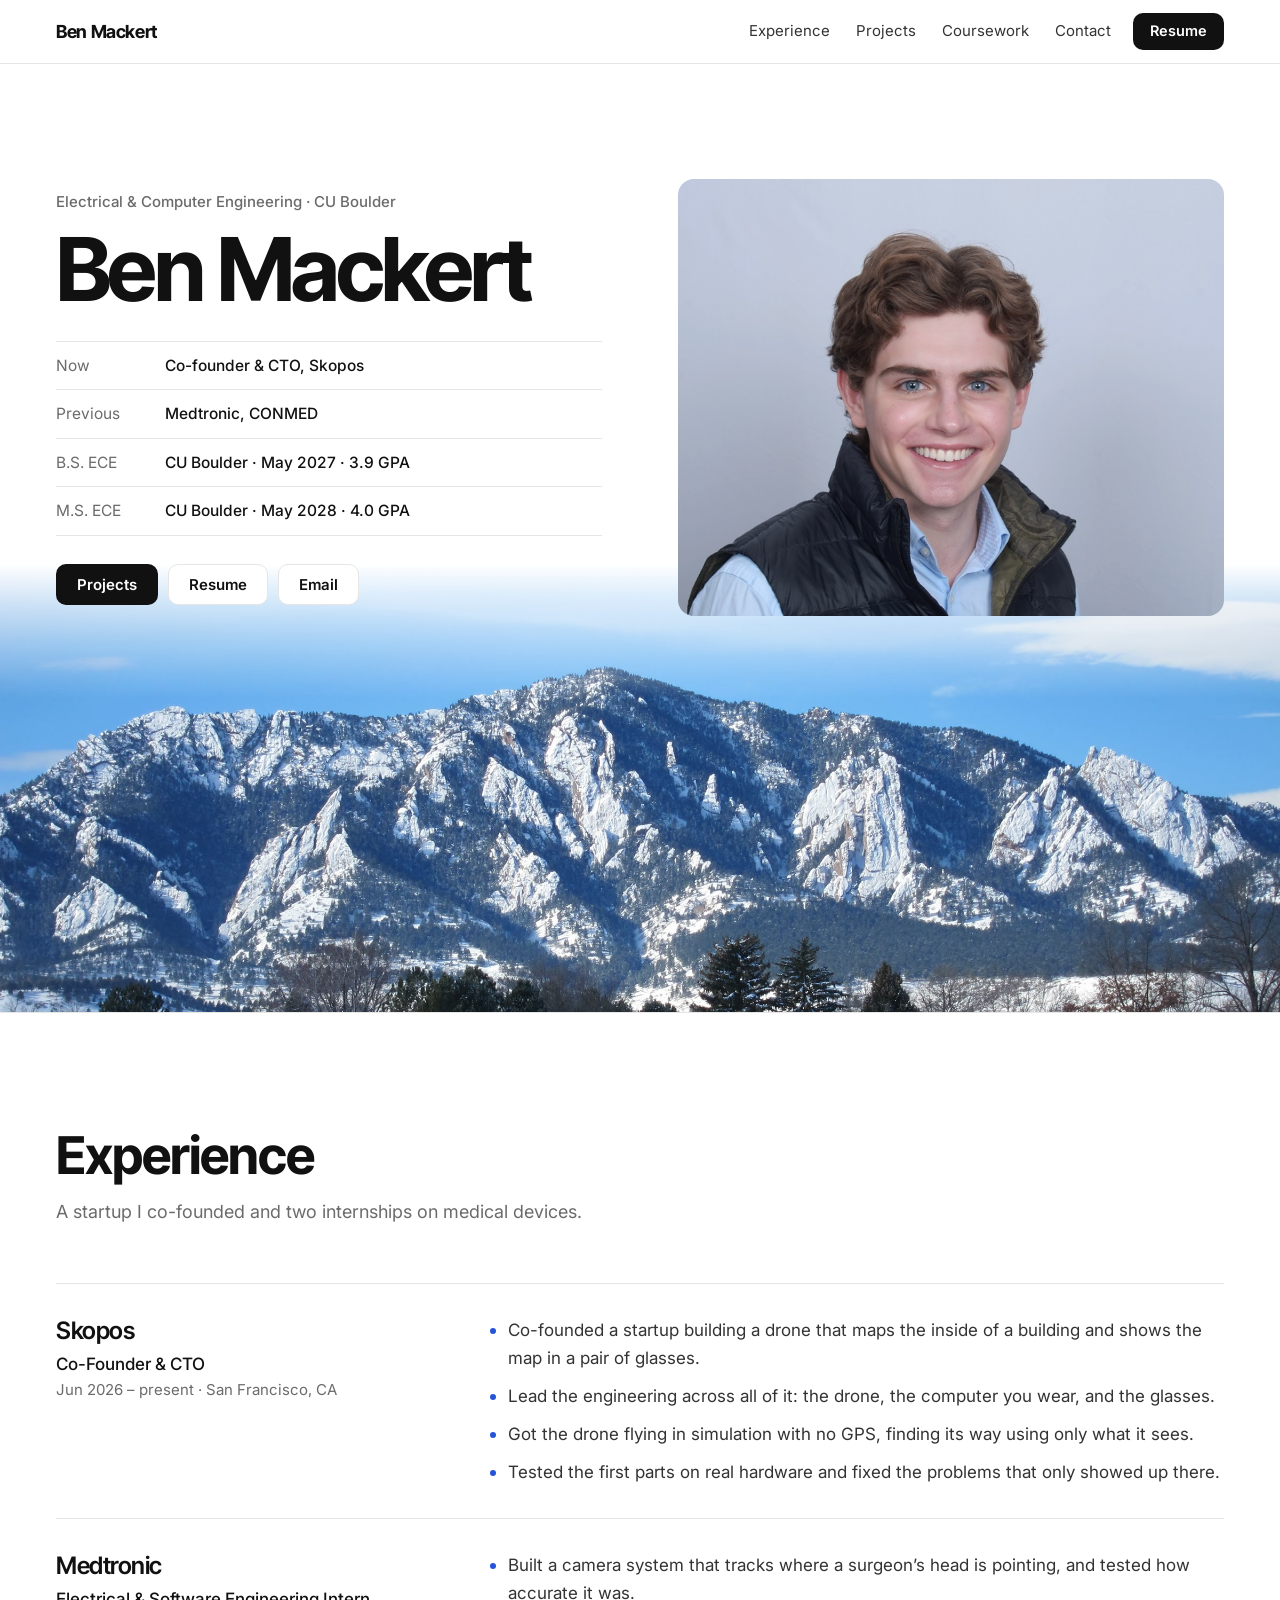
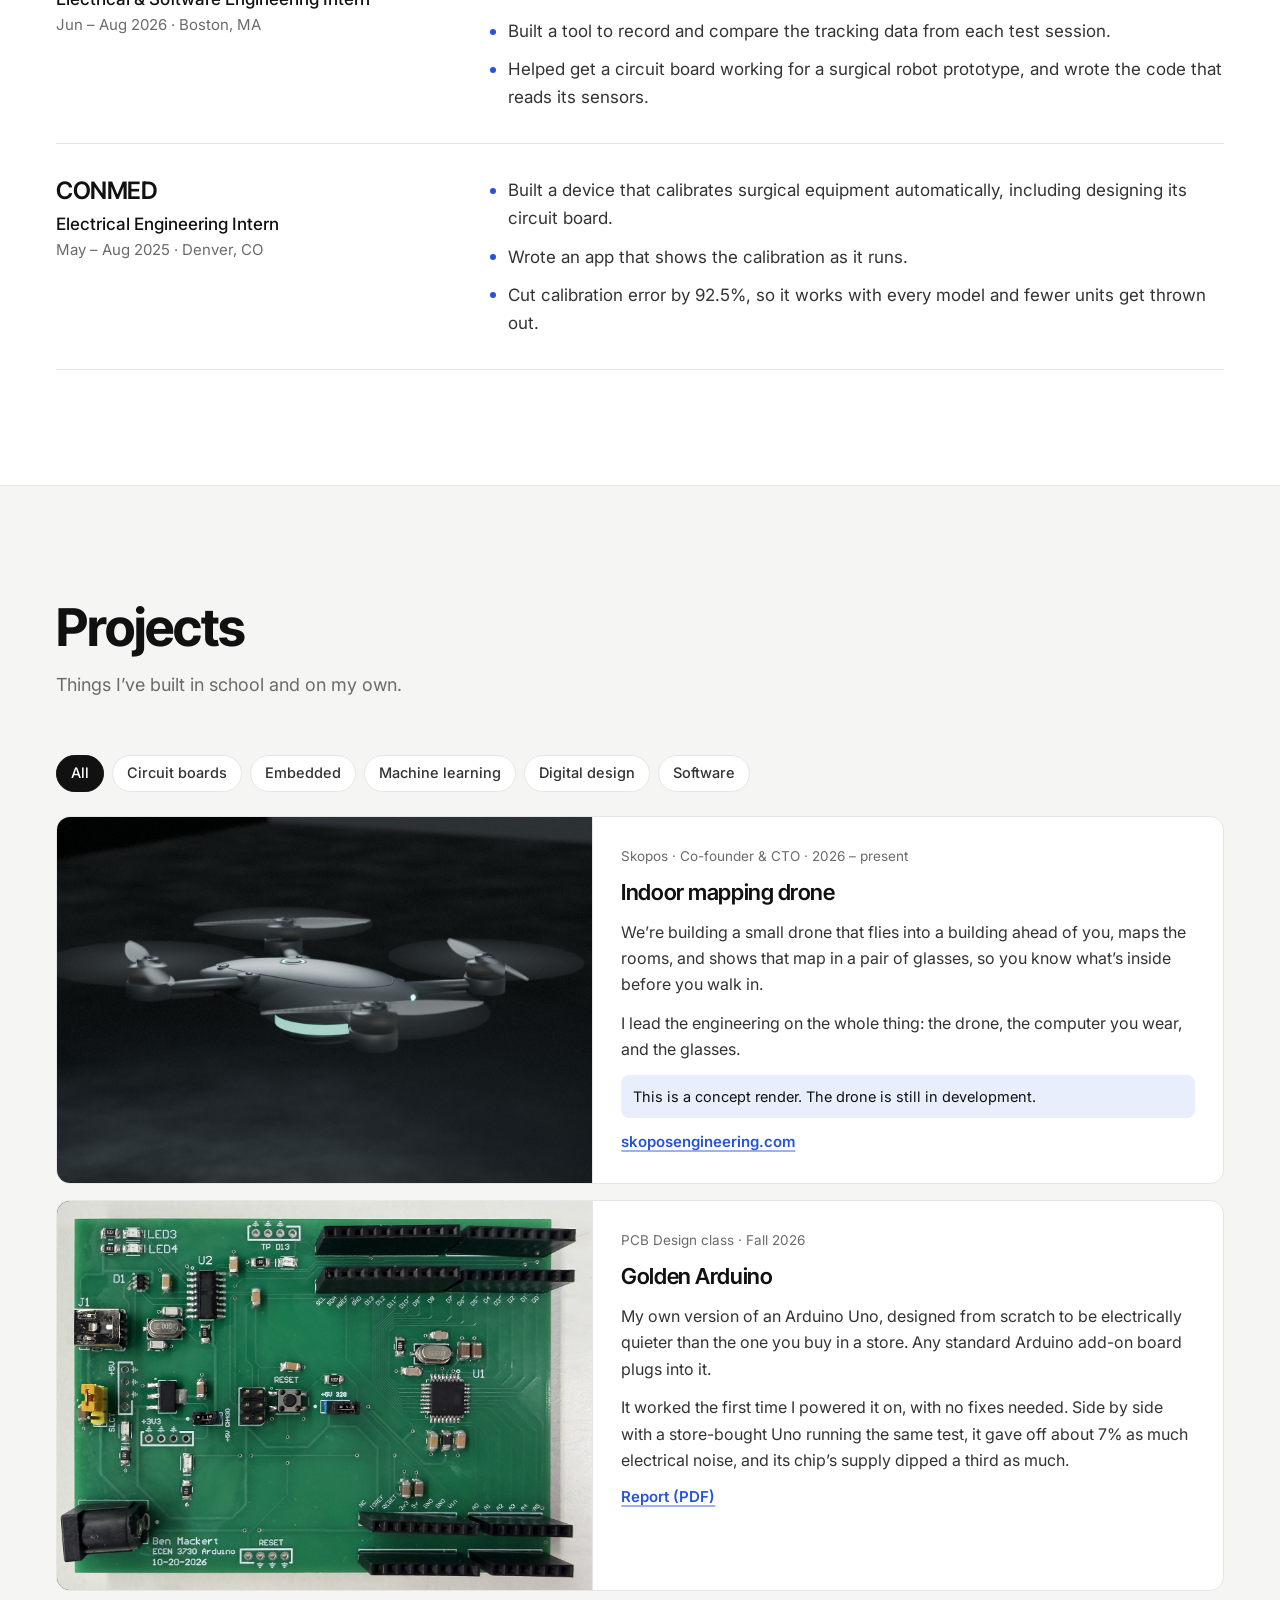
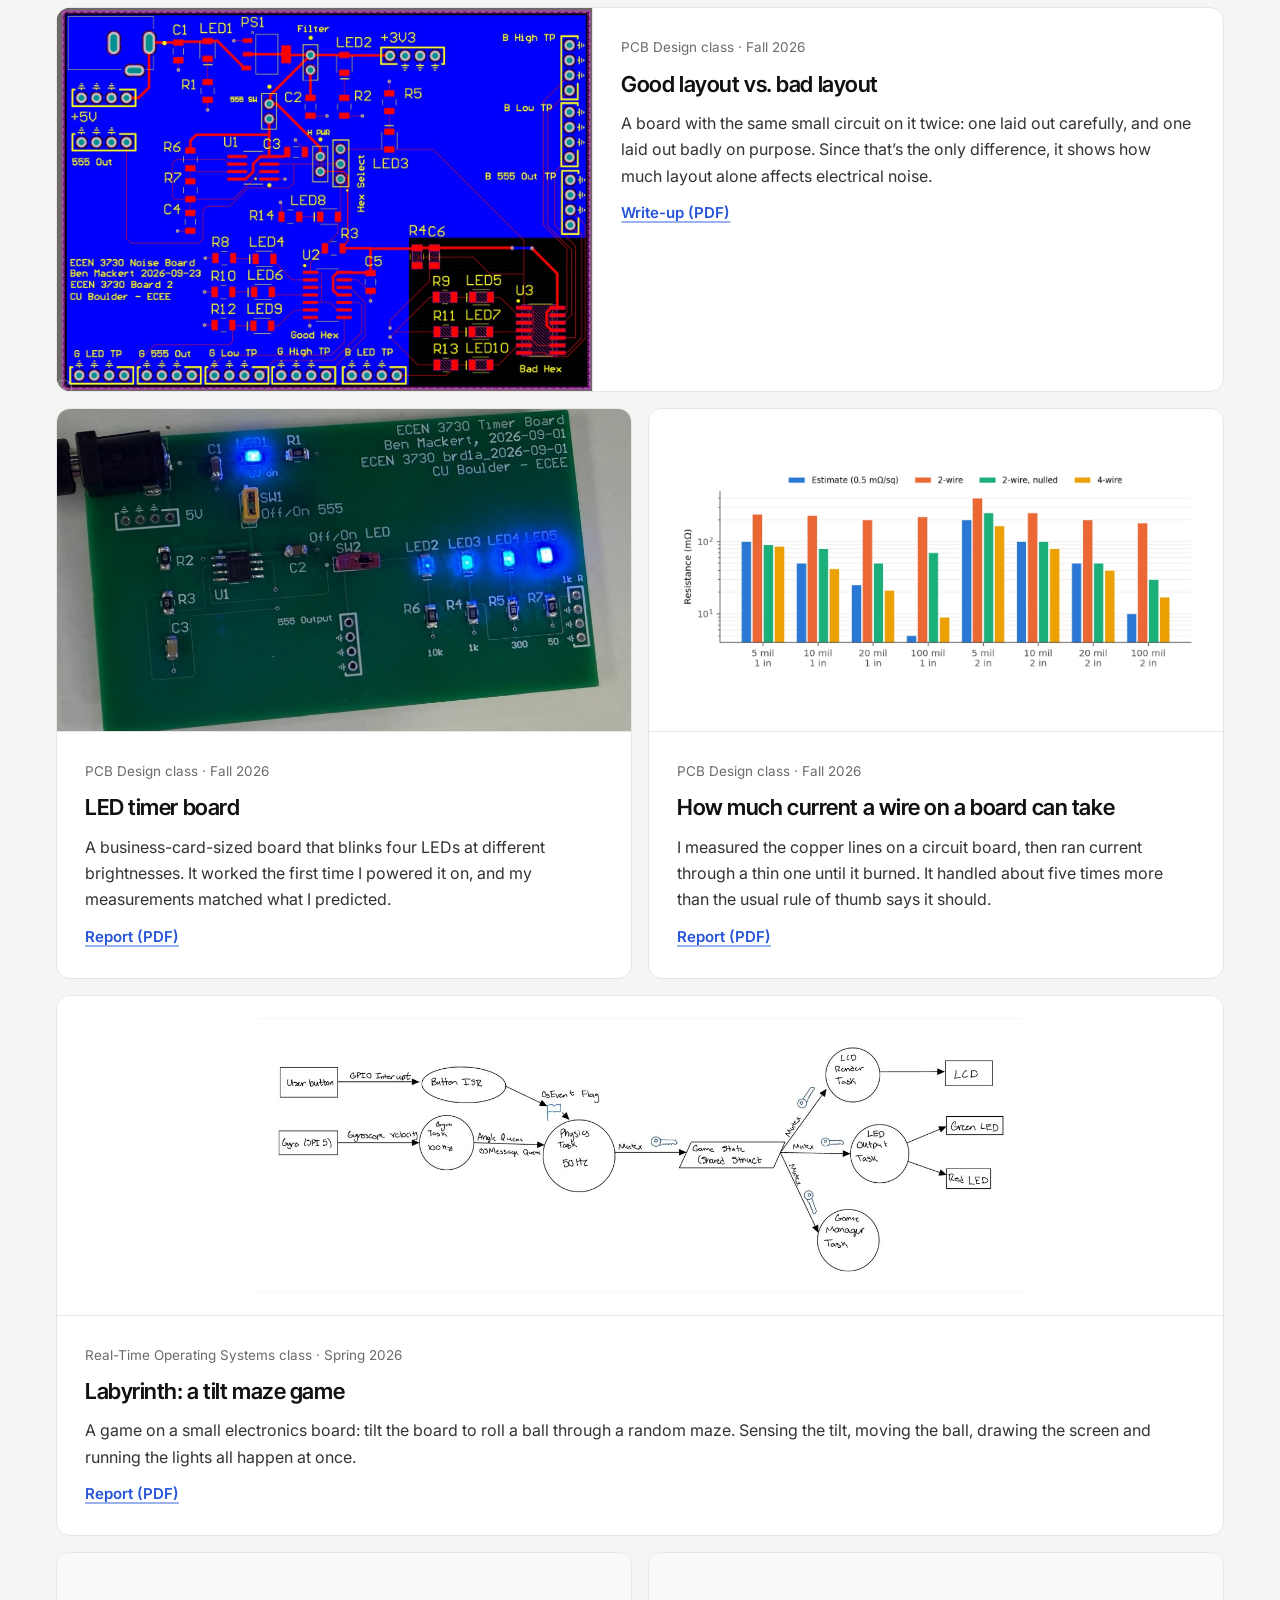
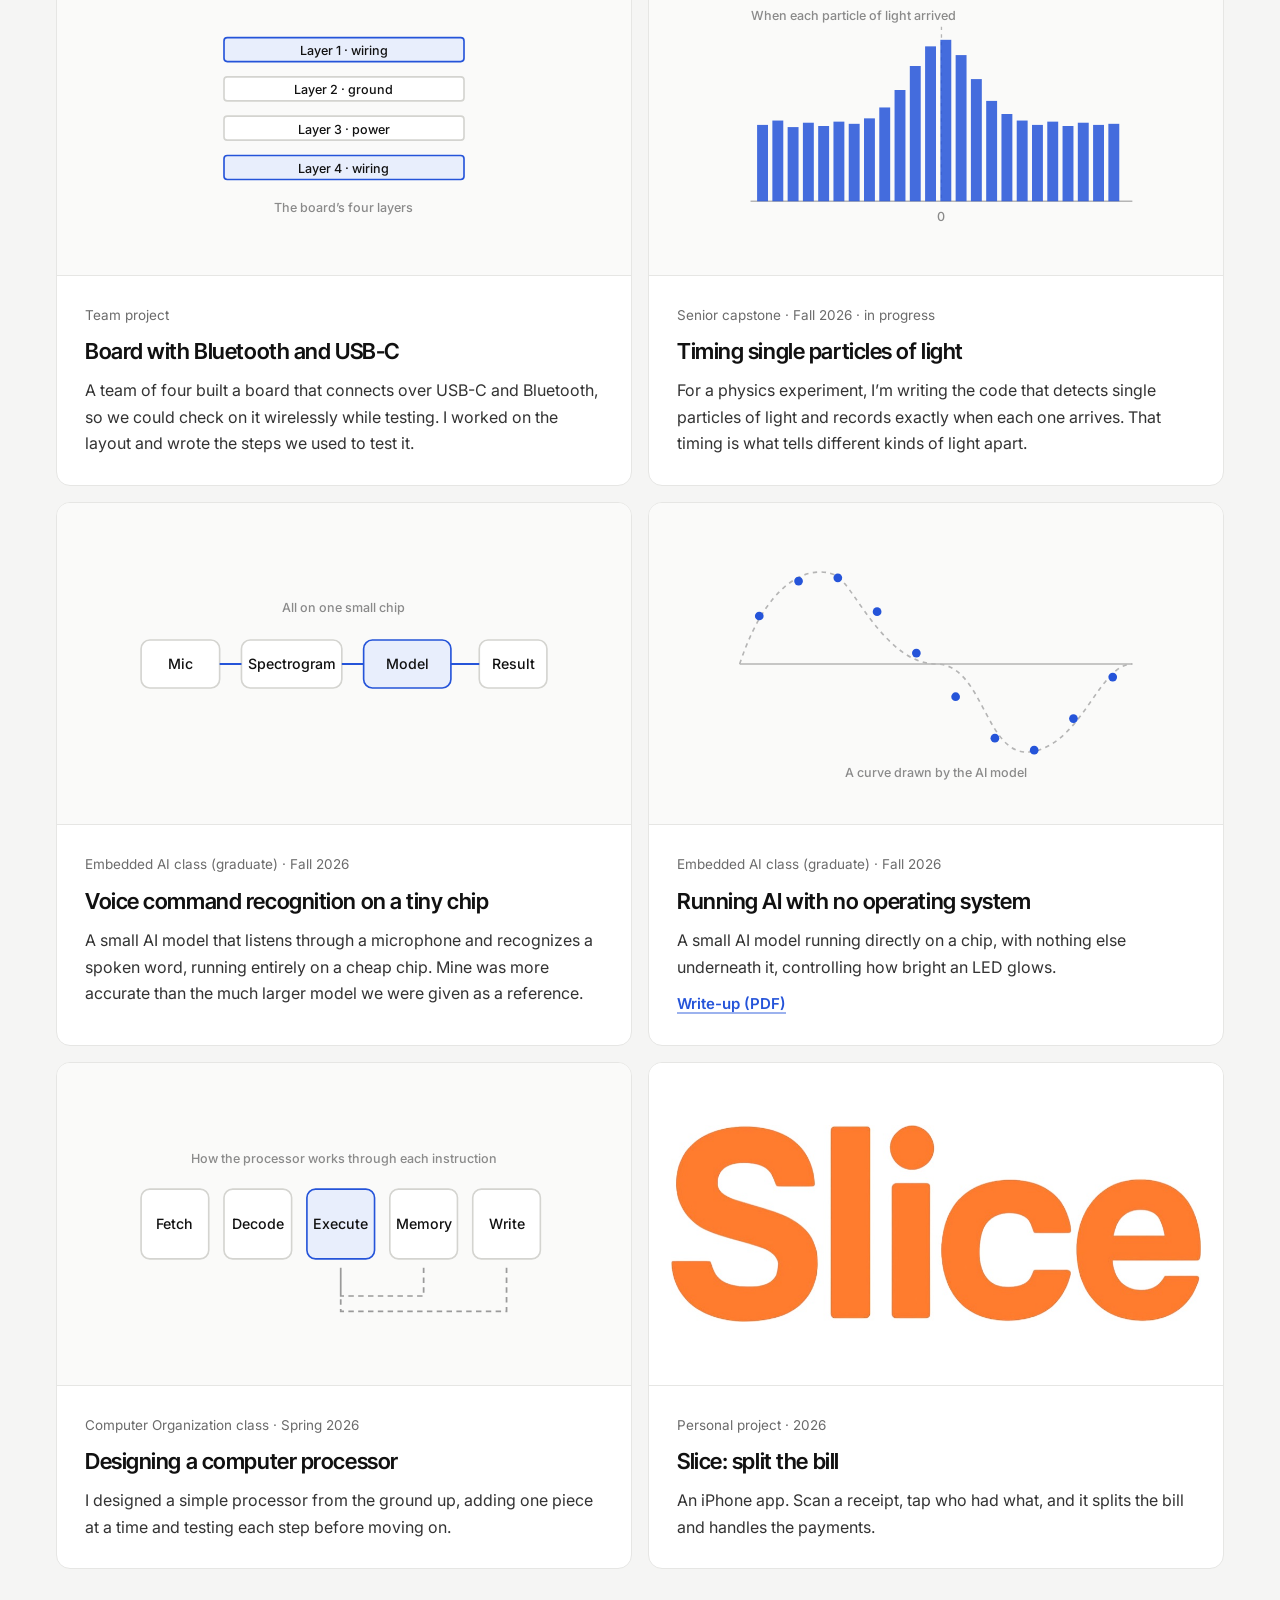
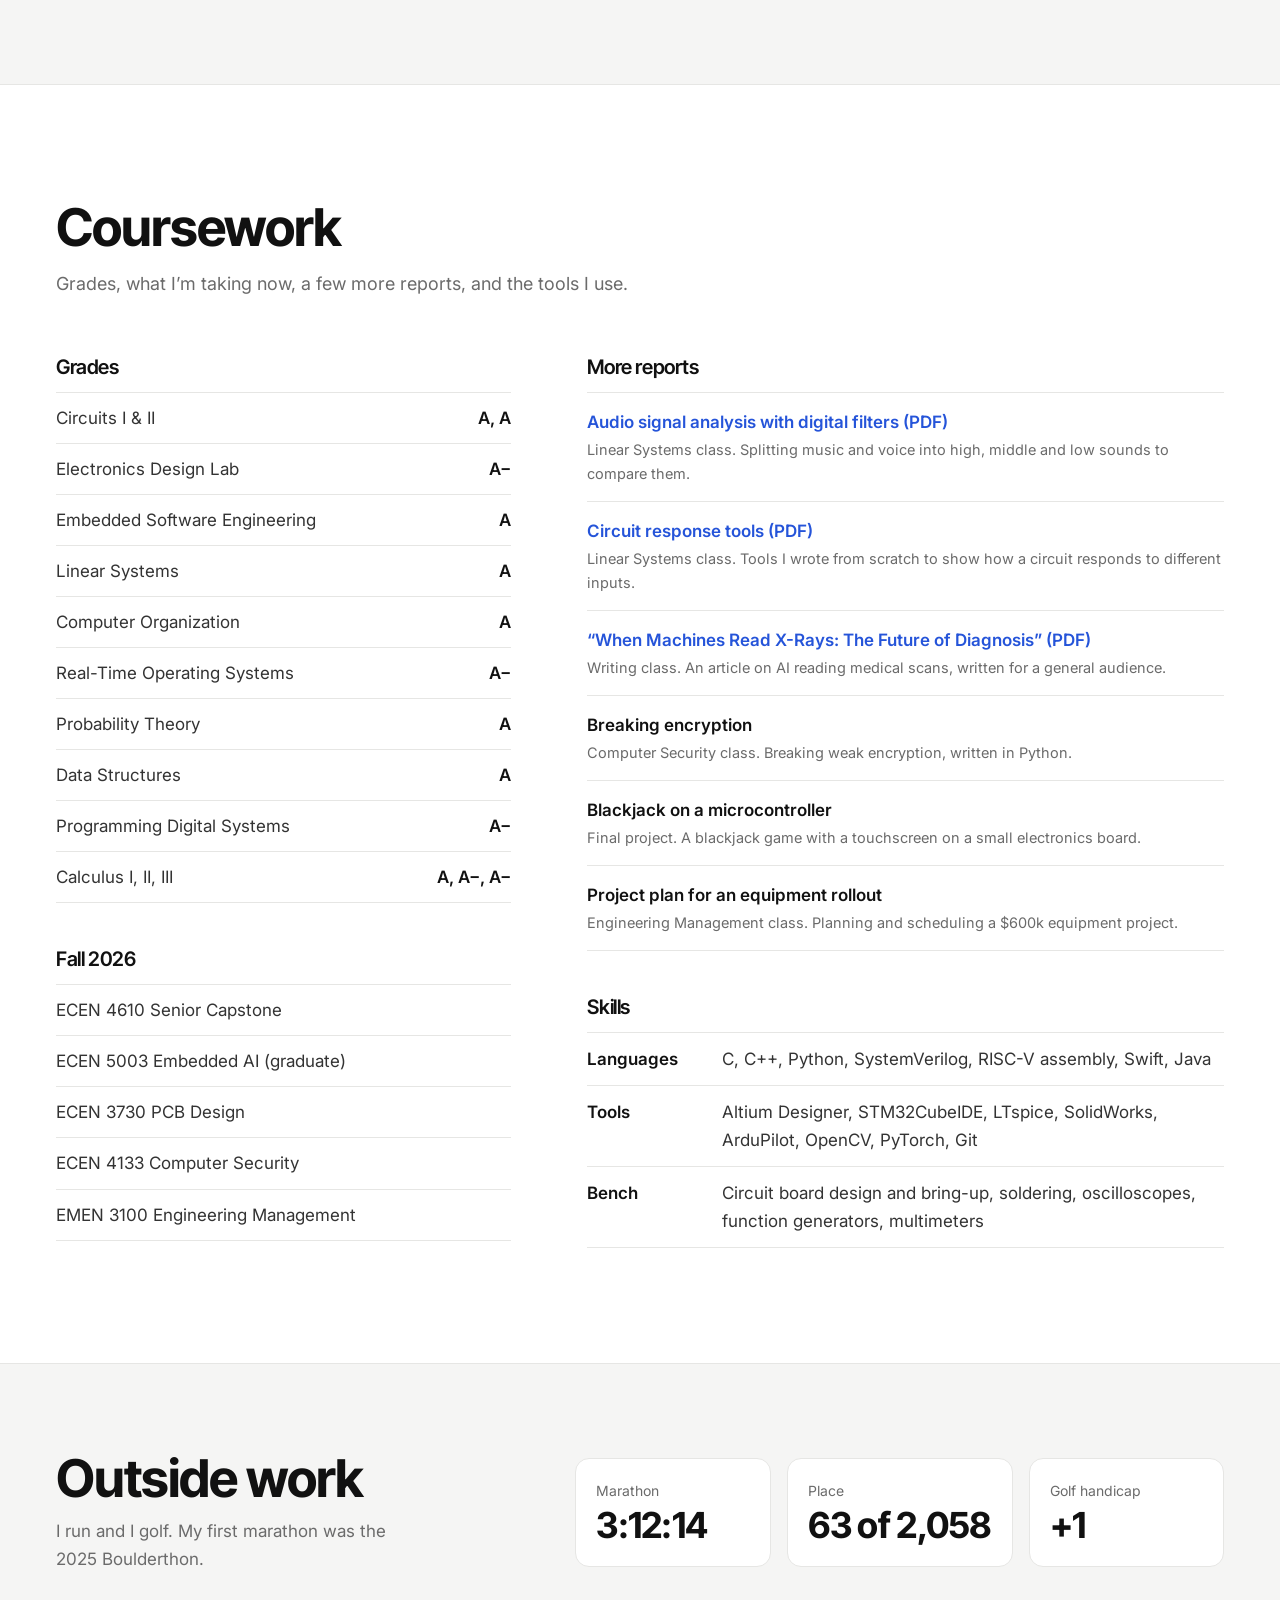
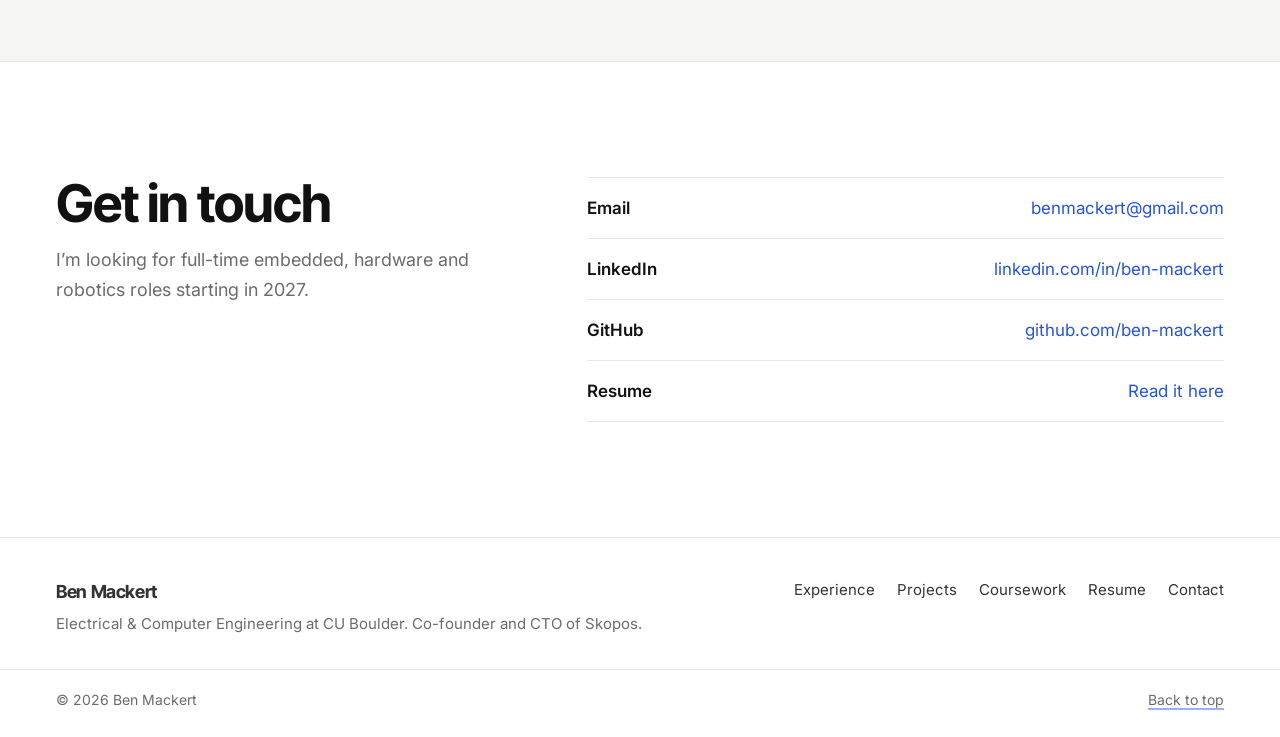
<file: public/index.html>
<!doctype html>
<html lang="en">
<head>
  <meta charset="utf-8">
  <meta name="viewport" content="width=device-width, initial-scale=1">
  <title>Ben Mackert | Electrical &amp; Computer Engineering</title>
  <meta name="description" content="Ben Mackert designs circuit boards and writes the firmware that runs on them. Co-founder and CTO of Skopos, and an Electrical and Computer Engineering student at CU Boulder.">
  <meta name="color-scheme" content="light">
  <meta name="theme-color" content="#ffffff">
  <link rel="canonical" href="https://benmackert.com/">
  <meta property="og:type" content="website">
  <meta property="og:title" content="Ben Mackert | Electrical &amp; Computer Engineering">
  <meta property="og:description" content="Co-founder and CTO of Skopos. Circuit boards, firmware and robotics. CU Boulder ECE, B.S. 2027 and M.S. 2028.">
  <meta property="og:url" content="https://benmackert.com/">
  <meta property="og:image" content="https://benmackert.com/assets/img/ben-mackert.jpg">
  <meta property="og:image:alt" content="Ben Mackert’s headshot">
  <meta property="og:image:type" content="image/jpeg">
  <meta name="twitter:card" content="summary_large_image">
  <meta name="twitter:image" content="https://benmackert.com/assets/img/ben-mackert.jpg">
  <meta name="twitter:image:alt" content="Ben Mackert’s headshot">
  <link rel="icon" href="data:image/svg+xml,%3Csvg xmlns='http://www.w3.org/2000/svg' viewBox='0 0 64 64'%3E%3Crect width='64' height='64' rx='14' fill='%23111111'/%3E%3Ctext x='32' y='42' font-family='Helvetica,Arial' font-size='26' font-weight='700' fill='white' text-anchor='middle'%3EBM%3C/text%3E%3C/svg%3E">
  <link rel="preconnect" href="https://fonts.googleapis.com">
  <link rel="preconnect" href="https://fonts.gstatic.com" crossorigin>
  <link rel="stylesheet" href="https://fonts.googleapis.com/css2?family=Inter:wght@400;500;600&amp;family=Inter+Tight:wght@600;700&amp;display=swap">
  <link rel="stylesheet" href="styles.css?v=17">
  <script>document.documentElement.classList.add('js');</script>
</head>
<body>
  <a class="skip" href="#experience">Skip to content</a>

  <header class="mast" id="mast">
    <a class="wordmark" href="#top" aria-label="Ben Mackert, back to top">Ben Mackert</a>
    <button type="button" class="menu-btn" id="menu-btn" aria-expanded="false" aria-controls="site-nav"><span class="bars" aria-hidden="true"></span><span>Menu</span></button>
    <nav aria-label="Sections" id="site-nav"><a href="#experience">Experience</a><a href="#projects">Projects</a><a href="#coursework">Coursework</a><a href="#contact">Contact</a><a class="btn btn--primary" href="resume.html">Resume</a></nav>
  </header>

  <main id="top">
    <!-- HERO -->
    <section class="hero" id="hero" aria-labelledby="hero-h">
      <img class="hero-bg" src="assets/img/flatirons.jpg?v=2" alt="" aria-hidden="true" width="2400" height="1118">
      <div class="wrap hero-grid">
        <div class="hero-text">
          <p class="kicker">Electrical &amp; Computer Engineering · CU Boulder</p>
          <h1 id="hero-h">Ben Mackert</h1>
          <dl class="glance">
            <div><dt>Now</dt><dd>Co-founder &amp; CTO, Skopos</dd></div>
            <div><dt>Previous</dt><dd>Medtronic, CONMED</dd></div>
            <div><dt>B.S. ECE</dt><dd>CU Boulder · May 2027 · 3.9 GPA</dd></div>
            <div><dt>M.S. ECE</dt><dd>CU Boulder · May 2028 · 4.0 GPA</dd></div>
          </dl>
          <div class="btns"><a class="btn btn--primary" href="#projects">Projects</a><a class="btn btn--line" href="resume.html">Resume</a><a class="btn btn--line" href="mailto:benmackert@gmail.com">Email</a></div>
        </div>
        <figure class="portrait">
          <img src="assets/img/ben-mackert-1600.jpg" srcset="assets/img/ben-mackert-800.jpg 800w, assets/img/ben-mackert-1600.jpg 1600w" sizes="(max-width: 860px) 92vw, 44vw" alt="Ben Mackert smiling, in a blue shirt and a black vest" width="1600" height="1280" fetchpriority="high">
        </figure>
      </div>
    </section>

    <!-- EXPERIENCE -->
    <section class="section" id="experience" aria-labelledby="experience-h">
      <div class="wrap">
        <div class="head">
          <h2 id="experience-h">Experience</h2>
          <p>A startup I co-founded and two internships on medical devices.</p>
        </div>
        <article class="job rise">
          <div>
            <h3>Skopos</h3>
            <p class="role">Co-Founder &amp; CTO</p>
            <p class="when">Jun 2026 – present · San Francisco, CA</p>
          </div>
          <div>
            <ul>
              <li>Co-founded a startup building a drone that maps the inside of a building and shows the map in a pair of glasses.</li>
              <li>Lead the engineering across all of it: the drone, the computer you wear, and the glasses.</li>
              <li>Got the drone flying in simulation with no GPS, finding its way using only what it sees.</li>
              <li>Tested the first parts on real hardware and fixed the problems that only showed up there.</li>
            </ul>
          </div>
        </article>
        <article class="job rise">
          <div>
            <h3>Medtronic</h3>
            <p class="role">Electrical &amp; Software Engineering Intern</p>
            <p class="when">Jun – Aug 2026 · Boston, MA</p>
          </div>
          <div>
            <ul>
              <li>Built a camera system that tracks where a surgeon’s head is pointing, and tested how accurate it was.</li>
              <li>Built a tool to record and compare the tracking data from each test session.</li>
              <li>Helped get a circuit board working for a surgical robot prototype, and wrote the code that reads its sensors.</li>
            </ul>
          </div>
        </article>
        <article class="job rise">
          <div>
            <h3>CONMED</h3>
            <p class="role">Electrical Engineering Intern</p>
            <p class="when">May – Aug 2025 · Denver, CO</p>
          </div>
          <div>
            <ul>
              <li>Built a device that calibrates surgical equipment automatically, including designing its circuit board.</li>
              <li>Wrote an app that shows the calibration as it runs.</li>
              <li>Cut calibration error by 92.5%, so it works with every model and fewer units get thrown out.</li>
            </ul>
          </div>
        </article>
      </div>
    </section>

    <!-- PROJECTS -->
    <section class="section projects" id="projects" aria-labelledby="projects-h">
      <div class="wrap">
        <div class="head">
          <h2 id="projects-h">Projects</h2>
          <p>Things I’ve built in school and on my own.</p>
        </div>

        <div class="filters" role="toolbar" aria-label="Filter projects">
          <button class="chip is-active" data-filter="all" aria-pressed="true">All</button>
          <button class="chip" data-filter="pcb" aria-pressed="false">Circuit boards</button>
          <button class="chip" data-filter="embedded" aria-pressed="false">Embedded</button>
          <button class="chip" data-filter="ml" aria-pressed="false">Machine learning</button>
          <button class="chip" data-filter="digital" aria-pressed="false">Digital design</button>
          <button class="chip" data-filter="software" aria-pressed="false">Software</button>
        </div>

        <div class="grid">

          <!-- Skopos -->
          <article class="card wide rise" id="skopos-drone" data-cat="embedded">
            <div class="card-media fit"><video data-auto muted loop playsinline preload="none" poster="assets/video/turnaround.jpg" aria-label="Concept render of the Skopos drone hovering, one full orbit"><source src="assets/video/turnaround.mp4" type="video/mp4"></video></div>
            <div class="card-body">
              <p class="from">Skopos · Co-founder &amp; CTO · 2026 – present</p>
              <h3>Indoor mapping drone</h3>
              <p>We’re building a small drone that flies into a building ahead of you, maps the rooms, and shows that map in a pair of glasses, so you know what’s inside before you walk in.</p>
              <p>I lead the engineering on the whole thing: the drone, the computer you wear, and the glasses.</p>
              <p class="next">This is a concept render. The drone is still in development.</p>
              <a class="link" href="https://skoposengineering.com/" target="_blank" rel="noopener">skoposengineering.com</a>
            </div>
          </article>

          <!-- Board 3 -->
          <article class="card wide rise" id="golden-arduino" data-cat="pcb">
            <div class="card-media fit"><img src="assets/img/board3.jpg" alt="The assembled Golden Arduino board seen from above, with the ATmega328P, CH340G, USB Mini-B jack, barrel jack and Uno-style header rows" loading="lazy" width="1600" height="1163"></div>
            <div class="card-body">
              <p class="from">PCB Design class · Fall 2026</p>
              <h3>Golden Arduino</h3>
              <p>My own version of an Arduino Uno, designed from scratch to be electrically quieter than the one you buy in a store. Any standard Arduino add-on board plugs into it.</p>
              <p>It worked the first time I powered it on, with no fixes needed. Side by side with a store-bought Uno running the same test, it gave off about 7% as much electrical noise, and its chip’s supply dipped a third as much.</p>
              <a class="link" href="assets/docs/ECEN3730_Board3_Golden_Arduino_Report.pdf" target="_blank" rel="noopener">Report (PDF)</a>
            </div>
          </article>

          <!-- Board 2 -->
          <article class="card wide rise" id="noise-board" data-cat="pcb">
            <div class="card-media fit"><img src="assets/img/board2_layout.jpg" alt="Altium layout of the noise board, with a cutout in the ground pour under the badly laid-out inverter" loading="lazy" width="1332" height="952"></div>
            <div class="card-body">
              <p class="from">PCB Design class · Fall 2026</p>
              <h3>Good layout vs. bad layout</h3>
              <p>A board with the same small circuit on it twice: one laid out carefully, and one laid out badly on purpose. Since that’s the only difference, it shows how much layout alone affects electrical noise.</p>
              <a class="link" href="assets/docs/ECEN3730_Board2_Noise_Writeup.pdf" target="_blank" rel="noopener">Write-up (PDF)</a>
            </div>
          </article>

          <!-- Board 1 -->
          <article class="card rise" data-cat="pcb">
            <div class="card-media"><img src="assets/img/board1.jpg" alt="Business-card-sized board with a 555 timer driving four blue LEDs at different brightness" loading="lazy" width="1120" height="710"></div>
            <div class="card-body">
              <p class="from">PCB Design class · Fall 2026</p>
              <h3>LED timer board</h3>
              <p>A business-card-sized board that blinks four LEDs at different brightnesses. It worked the first time I powered it on, and my measurements matched what I predicted.</p>
              <a class="link" href="assets/docs/ECEN3730_Board1_Report.pdf" target="_blank" rel="noopener">Report (PDF)</a>
            </div>
          </article>

          <!-- Trace resistance -->
          <article class="card rise" data-cat="pcb">
            <div class="card-media paper"><img src="assets/img/traces_chart.jpg" alt="Bar chart comparing 2-wire, nulled and 4-wire trace resistance measurements" loading="lazy" width="1400" height="583"></div>
            <div class="card-body">
              <p class="from">PCB Design class · Fall 2026</p>
              <h3>How much current a wire on a board can take</h3>
              <p>I measured the copper lines on a circuit board, then ran current through a thin one until it burned. It handled about five times more than the usual rule of thumb says it should.</p>
              <a class="link" href="assets/docs/ECEN3730_Trace_Resistance_Report.pdf" target="_blank" rel="noopener">Report (PDF)</a>
            </div>
          </article>

          <!-- RTOS -->
          <article class="card wide stack rise" data-cat="embedded">
            <div class="card-media paper"><img src="assets/img/rtos_tasks.jpg" alt="Hand-drawn diagram of the gyro, physics, LCD and LED tasks with the queues and mutex between them" loading="lazy" width="1400" height="504"></div>
            <div class="card-body">
              <p class="from">Real-Time Operating Systems class · Spring 2026</p>
              <h3>Labyrinth: a tilt maze game</h3>
              <p>A game on a small electronics board: tilt the board to roll a ball through a random maze. Sensing the tilt, moving the ball, drawing the screen and running the lights all happen at once.</p>
              <a class="link" href="assets/docs/ECEN3753_RTOS_Labyrinth_Final_Report.pdf" target="_blank" rel="noopener">Report (PDF)</a>
            </div>
          </article>

          <!-- STM32 4-layer -->
          <article class="card rise" data-cat="pcb">
            <div class="card-media diagram" aria-hidden="true">
              <svg viewBox="0 0 400 220">
                <g class="d-stack">
                  <rect x="90" y="40" width="220" height="22" rx="3" class="cu"/><text x="200" y="56" text-anchor="middle">Layer 1 · wiring</text>
                  <rect x="90" y="76" width="220" height="22" rx="3"/><text x="200" y="92" text-anchor="middle">Layer 2 · ground</text>
                  <rect x="90" y="112" width="220" height="22" rx="3"/><text x="200" y="128" text-anchor="middle">Layer 3 · power</text>
                  <rect x="90" y="148" width="220" height="22" rx="3" class="cu"/><text x="200" y="164" text-anchor="middle">Layer 4 · wiring</text>
                </g>
                <text x="200" y="200" class="d-label" text-anchor="middle">The board’s four layers</text>
              </svg>
            </div>
            <div class="card-body">
              <p class="from">Team project</p>
              <h3>Board with Bluetooth and USB-C</h3>
              <p>A team of four built a board that connects over USB-C and Bluetooth, so we could check on it wirelessly while testing. I worked on the layout and wrote the steps we used to test it.</p>
            </div>
          </article>

          <!-- Capstone -->
          <article class="card rise" data-cat="embedded">
            <div class="card-media diagram" aria-hidden="true">
              <svg viewBox="0 0 400 220">
                <g class="d-axis"><line x1="30" y1="190" x2="380" y2="190"/><line x1="205" y1="30" x2="205" y2="190" stroke-dasharray="3 4"/></g>
                <g class="d-bars">
                  <rect x="36" y="120" width="10" height="70"/><rect x="50" y="116" width="10" height="74"/><rect x="64" y="122" width="10" height="68"/><rect x="78" y="118" width="10" height="72"/><rect x="92" y="121" width="10" height="69"/><rect x="106" y="117" width="10" height="73"/><rect x="120" y="119" width="10" height="71"/><rect x="134" y="114" width="10" height="76"/><rect x="148" y="104" width="10" height="86"/><rect x="162" y="88" width="10" height="102"/><rect x="176" y="66" width="10" height="124"/><rect x="190" y="48" width="10" height="142"/><rect x="204" y="42" width="10" height="148"/><rect x="218" y="56" width="10" height="134"/><rect x="232" y="78" width="10" height="112"/><rect x="246" y="98" width="10" height="92"/><rect x="260" y="110" width="10" height="80"/><rect x="274" y="116" width="10" height="74"/><rect x="288" y="120" width="10" height="70"/><rect x="302" y="117" width="10" height="73"/><rect x="316" y="121" width="10" height="69"/><rect x="330" y="118" width="10" height="72"/><rect x="344" y="120" width="10" height="70"/><rect x="358" y="119" width="10" height="71"/>
                </g>
                <text x="30" y="24" class="d-label">When each particle of light arrived</text>
                <text x="205" y="208" class="d-label" text-anchor="middle">0</text>
              </svg>
            </div>
            <div class="card-body">
              <p class="from">Senior capstone · Fall 2026 · in progress</p>
              <h3>Timing single particles of light</h3>
              <p>For a physics experiment, I’m writing the code that detects single particles of light and records exactly when each one arrives. That timing is what tells different kinds of light apart.</p>
            </div>
          </article>

          <!-- Embedded ML: wake word -->
          <article class="card rise" data-cat="ml">
            <div class="card-media diagram" aria-hidden="true">
              <svg viewBox="0 0 400 220">
                <g class="d-flow">
                  <rect x="14" y="88" width="72" height="44" rx="8"/><text x="50" y="115" text-anchor="middle">Mic</text>
                  <rect x="106" y="88" width="92" height="44" rx="8"/><text x="152" y="115" text-anchor="middle">Spectrogram</text>
                  <rect x="218" y="88" width="80" height="44" rx="8" class="hot"/><text x="258" y="115" text-anchor="middle">Model</text>
                  <rect x="324" y="88" width="62" height="44" rx="8"/><text x="355" y="115" text-anchor="middle">Result</text>
                  <path d="M86 110h20M198 110h20M298 110h26" class="arrow"/>
                </g>
                <text x="200" y="62" class="d-label" text-anchor="middle">All on one small chip</text>
                
              </svg>
            </div>
            <div class="card-body">
              <p class="from">Embedded AI class (graduate) · Fall 2026</p>
              <h3>Voice command recognition on a tiny chip</h3>
              <p>A small AI model that listens through a microphone and recognizes a spoken word, running entirely on a cheap chip. Mine was more accurate than the much larger model we were given as a reference.</p>
            </div>
          </article>

          <!-- Embedded ML: sine -->
          <article class="card rise" data-cat="ml">
            <div class="card-media diagram" aria-hidden="true">
              <svg viewBox="0 0 400 220">
                <g class="d-axis"><line x1="20" y1="110" x2="380" y2="110"/></g>
                <path class="d-sine" d="M20 110 C 50 20, 95 20, 110 30 S 155 110, 200 110 S 245 200, 290 190 S 350 110, 380 110"/>
                <g class="d-dots"><circle cx="38" cy="66" r="4"/><circle cx="74" cy="34" r="4"/><circle cx="110" cy="31" r="4"/><circle cx="146" cy="62" r="4"/><circle cx="182" cy="100" r="4"/><circle cx="218" cy="140" r="4"/><circle cx="254" cy="178" r="4"/><circle cx="290" cy="189" r="4"/><circle cx="326" cy="160" r="4"/><circle cx="362" cy="122" r="4"/></g>
                <text x="200" y="214" class="d-label" text-anchor="middle">A curve drawn by the AI model</text>
              </svg>
            </div>
            <div class="card-body">
              <p class="from">Embedded AI class (graduate) · Fall 2026</p>
              <h3>Running AI with no operating system</h3>
              <p>A small AI model running directly on a chip, with nothing else underneath it, controlling how bright an LED glows.</p>
              <a class="link" href="assets/docs/ECEN5003_Sine_Inference_Writeup.pdf" target="_blank" rel="noopener">Write-up (PDF)</a>
            </div>
          </article>

          <!-- RISC-V -->
          <article class="card rise" data-cat="digital">
            <div class="card-media diagram" aria-hidden="true">
              <svg viewBox="0 0 400 220">
                <g class="d-flow">
                  <rect x="14" y="78" width="62" height="64" rx="8"/><text x="45" y="115" text-anchor="middle">Fetch</text>
                  <rect x="90" y="78" width="62" height="64" rx="8"/><text x="121" y="115" text-anchor="middle">Decode</text>
                  <rect x="166" y="78" width="62" height="64" rx="8" class="hot"/><text x="197" y="115" text-anchor="middle">Execute</text>
                  <rect x="242" y="78" width="62" height="64" rx="8"/><text x="273" y="115" text-anchor="middle">Memory</text>
                  <rect x="318" y="78" width="62" height="64" rx="8"/><text x="349" y="115" text-anchor="middle">Write</text>
                  <path d="M273 150 v26 H197 v-26 M349 150 v40 H197 v-40" class="fwd"/>
                </g>
                <text x="200" y="54" class="d-label" text-anchor="middle">How the processor works through each instruction</text>
                
              </svg>
            </div>
            <div class="card-body">
              <p class="from">Computer Organization class · Spring 2026</p>
              <h3>Designing a computer processor</h3>
              <p>I designed a simple processor from the ground up, adding one piece at a time and testing each step before moving on.</p>
            </div>
          </article>

          <!-- Slice -->
          <article class="card rise" data-cat="software">
            <div class="card-media paper"><img src="assets/img/slice.jpg" alt="Slice app wordmark" loading="lazy" width="1000" height="371"></div>
            <div class="card-body">
              <p class="from">Personal project · 2026</p>
              <h3>Slice: split the bill</h3>
              <p>An iPhone app. Scan a receipt, tap who had what, and it splits the bill and handles the payments.</p>
            </div>
          </article>

        </div>
      </div>
    </section>

    <!-- COURSEWORK -->
    <section class="section" id="coursework" aria-labelledby="coursework-h">
      <div class="wrap">
        <div class="head">
          <h2 id="coursework-h">Coursework</h2>
          <p>Grades, what I’m taking now, a few more reports, and the tools I use.</p>
        </div>

        <div class="school-cols">
          <div>
            <h3 class="sub">Grades</h3>
            <ul class="grades">
              <li><span>Circuits I &amp; II</span><b>A, A</b></li>
              <li><span>Electronics Design Lab</span><b>A−</b></li>
              <li><span>Embedded Software Engineering</span><b>A</b></li>
              <li><span>Linear Systems</span><b>A</b></li>
              <li><span>Computer Organization</span><b>A</b></li>
              <li><span>Real-Time Operating Systems</span><b>A−</b></li>
              <li><span>Probability Theory</span><b>A</b></li>
              <li><span>Data Structures</span><b>A</b></li>
              <li><span>Programming Digital Systems</span><b>A−</b></li>
              <li><span>Calculus I, II, III</span><b>A, A−, A−</b></li>
            </ul>
            <h3 class="sub">Fall 2026</h3>
            <ul class="now">
              <li>ECEN 4610 Senior Capstone</li>
              <li>ECEN 5003 Embedded AI (graduate)</li>
              <li>ECEN 3730 PCB Design</li>
              <li>ECEN 4133 Computer Security</li>
              <li>EMEN 3100 Engineering Management</li>
            </ul>
          </div>

          <div>
            <h3 class="sub">More reports</h3>
            <ul class="docs">
              <li><a href="assets/docs/ECEN3300_Signal_Analysis_Project.pdf" target="_blank" rel="noopener"><b>Audio signal analysis with digital filters (PDF)</b><small>Linear Systems class. Splitting music and voice into high, middle and low sounds to compare them.</small></a></li>
              <li><a href="assets/docs/ECEN3300_CT_System_Project.pdf" target="_blank" rel="noopener"><b>Circuit response tools (PDF)</b><small>Linear Systems class. Tools I wrote from scratch to show how a circuit responds to different inputs.</small></a></li>
              <li><a href="assets/docs/WRTG3030_When_Machines_Read_XRays.pdf" target="_blank" rel="noopener"><b>“When Machines Read X-Rays: The Future of Diagnosis” (PDF)</b><small>Writing class. An article on AI reading medical scans, written for a general audience.</small></a></li>
              <li><span><b>Breaking encryption</b><small>Computer Security class. Breaking weak encryption, written in Python.</small></span></li>
              <li><span><b>Blackjack on a microcontroller</b><small>Final project. A blackjack game with a touchscreen on a small electronics board.</small></span></li>
              <li><span><b>Project plan for an equipment rollout</b><small>Engineering Management class. Planning and scheduling a $600k equipment project.</small></span></li>
            </ul>

            <h3 class="sub">Skills</h3>
            <dl class="skills">
              <div><dt>Languages</dt><dd>C, C++, Python, SystemVerilog, RISC-V assembly, Swift, Java</dd></div>
              <div><dt>Tools</dt><dd>Altium Designer, STM32CubeIDE, LTspice, SolidWorks, ArduPilot, OpenCV, PyTorch, Git</dd></div>
              <div><dt>Bench</dt><dd>Circuit board design and bring-up, soldering, oscilloscopes, function generators, multimeters</dd></div>
            </dl>
          </div>
        </div>
      </div>
    </section>

    <!-- OUTSIDE WORK -->
    <section class="band" id="about" aria-labelledby="about-h">
      <div class="wrap">
        <div>
          <h2 id="about-h">Outside work</h2>
          <p>I run and I golf. My first marathon was the 2025 Boulderthon.</p>
        </div>
        <dl class="tally">
          <div><dt>Marathon</dt><dd>3:12:14</dd></div>
          <div><dt>Place</dt><dd>63 of 2,058</dd></div>
          <div><dt>Golf handicap</dt><dd>+1</dd></div>
        </dl>
      </div>
    </section>

    <!-- CONTACT -->
    <section class="contact" id="contact" aria-labelledby="contact-h">
      <div class="wrap contact-grid">
        <div>
          <h2 id="contact-h">Get in touch</h2>
          <p>I’m looking for full-time embedded, hardware and robotics roles starting in 2027.</p>
        </div>
        <ul class="ways">
          <li><strong>Email</strong><a href="mailto:benmackert@gmail.com">benmackert@gmail.com</a></li>
          <li><strong>LinkedIn</strong><a href="https://www.linkedin.com/in/ben-mackert/" target="_blank" rel="noopener">linkedin.com/in/ben-mackert</a></li>
          <li><strong>GitHub</strong><a href="https://github.com/ben-mackert" target="_blank" rel="noopener">github.com/ben-mackert</a></li>
          <li><strong>Resume</strong><a href="resume.html">Read it here</a></li>
        </ul>
      </div>
    </section>
  </main>

  <footer class="foot">
    <div class="wrap">
      <div class="foot-top">
        <div>
          <a class="wordmark" href="#top" aria-label="Ben Mackert, back to top">Ben Mackert</a>
          <p>Electrical &amp; Computer Engineering at CU Boulder. Co-founder and CTO of Skopos.</p>
        </div>
        <nav class="foot-links" aria-label="More"><a href="#experience">Experience</a><a href="#projects">Projects</a><a href="#coursework">Coursework</a><a href="resume.html">Resume</a><a href="#contact">Contact</a></nav>
      </div>
    </div>
    <div class="foot-legal"><div class="wrap"><span>© 2026 Ben Mackert</span><a href="#top">Back to top</a></div></div>
  </footer>

  <script src="script.js?v=5"></script>
</body>
</html>
</file>
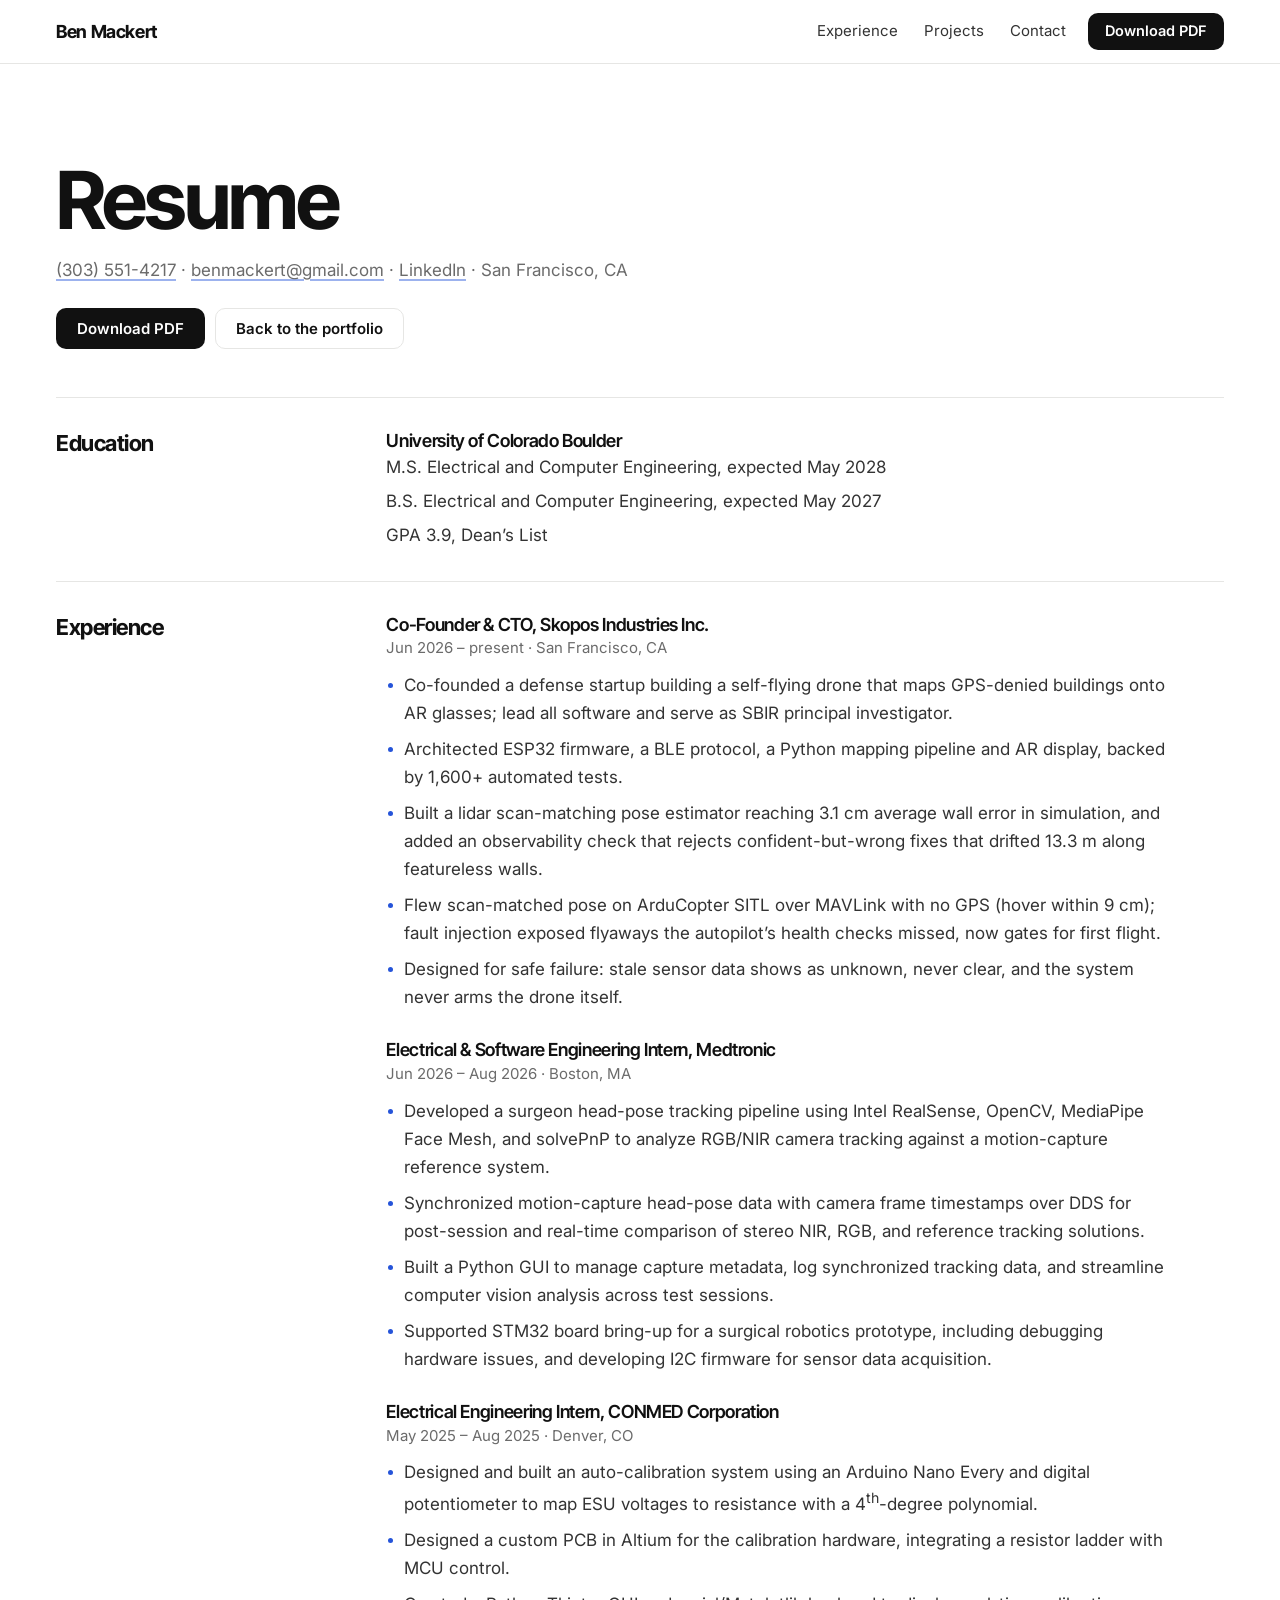
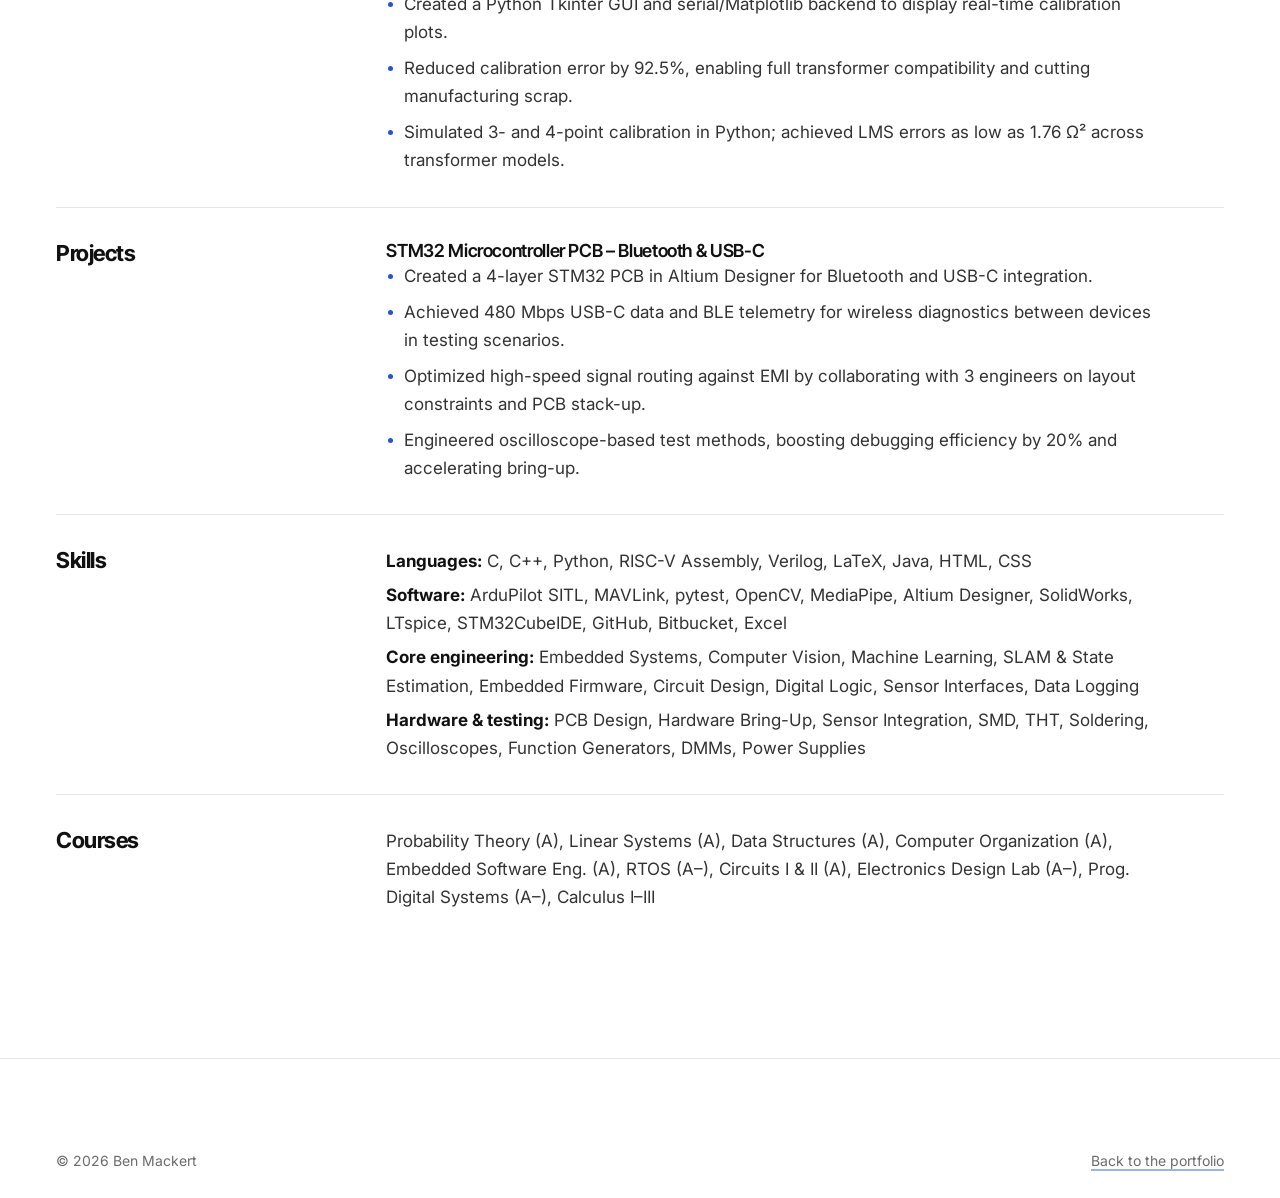
<file: public/resume.html>
<!doctype html>
<html lang="en">
<head>
  <meta charset="utf-8">
  <meta name="viewport" content="width=device-width, initial-scale=1">
  <title>Resume | Ben Mackert</title>
  <meta name="description" content="Ben Mackert’s resume: education, experience, projects and skills.">
  <meta name="color-scheme" content="light">
  <meta name="theme-color" content="#ffffff">
  <meta property="og:title" content="Resume | Ben Mackert">
  <meta property="og:type" content="website">
  <meta property="og:image" content="https://benmackert.com/assets/img/ben-mackert.jpg">
  <meta property="og:image:alt" content="Ben Mackert’s headshot">
  <meta name="twitter:card" content="summary_large_image">
  <meta name="twitter:image" content="https://benmackert.com/assets/img/ben-mackert.jpg">
  <meta name="twitter:image:alt" content="Ben Mackert’s headshot">
  <link rel="icon" href="data:image/svg+xml,%3Csvg xmlns='http://www.w3.org/2000/svg' viewBox='0 0 64 64'%3E%3Crect width='64' height='64' rx='14' fill='%23111111'/%3E%3Ctext x='32' y='42' font-family='Helvetica,Arial' font-size='26' font-weight='700' fill='white' text-anchor='middle'%3EBM%3C/text%3E%3C/svg%3E">
  <link rel="preconnect" href="https://fonts.googleapis.com">
  <link rel="preconnect" href="https://fonts.gstatic.com" crossorigin>
  <link rel="stylesheet" href="https://fonts.googleapis.com/css2?family=Inter:wght@400;500;600&amp;family=Inter+Tight:wght@600;700&amp;display=swap">
  <link rel="stylesheet" href="styles.css?v=17">
</head>
<body>
  <a class="skip" href="#resume">Skip to resume</a>

  <header class="mast" id="mast">
    <a class="wordmark" href="./" aria-label="Ben Mackert, home">Ben Mackert</a>
    <button type="button" class="menu-btn" id="menu-btn" aria-expanded="false" aria-controls="site-nav"><span class="bars" aria-hidden="true"></span><span>Menu</span></button>
    <nav aria-label="Site" id="site-nav"><a href="./#experience">Experience</a><a href="./#projects">Projects</a><a href="./#contact">Contact</a><a class="btn btn--primary" href="assets/docs/Ben_Mackert_Resume.pdf" download>Download PDF</a></nav>
  </header>

  <main id="resume">
    <section class="page-hero">
      <div class="wrap">
        <h1>Resume</h1>
        <p><a href="tel:+13035514217">(303) 551-4217</a> · <a href="mailto:benmackert@gmail.com">benmackert@gmail.com</a> · <a href="https://www.linkedin.com/in/ben-mackert/">LinkedIn</a> · San Francisco, CA</p>
        <div class="btns"><a class="btn btn--primary" href="assets/docs/Ben_Mackert_Resume.pdf" download>Download PDF</a><a class="btn btn--line" href="./">Back to the portfolio</a></div>
      </div>
    </section>

    <div class="wrap cv">
      <section>
        <h2>Education</h2>
        <div>
          <h3>University of Colorado Boulder</h3>
          <p>M.S. Electrical and Computer Engineering, expected May 2028</p>
          <p>B.S. Electrical and Computer Engineering, expected May 2027</p>
          <p>GPA 3.9, Dean’s List</p>
        </div>
      </section>

      <section>
        <h2>Experience</h2>
        <div>
          <div class="entry">
            <h3>Co-Founder &amp; CTO, Skopos Industries Inc.</h3>
            <p class="when">Jun 2026 – present · San Francisco, CA</p>
            <ul>
              <li>Co-founded a defense startup building a self-flying drone that maps GPS-denied buildings onto AR glasses; lead all software and serve as SBIR principal investigator.</li>
              <li>Architected ESP32 firmware, a BLE protocol, a Python mapping pipeline and AR display, backed by 1,600+ automated tests.</li>
              <li>Built a lidar scan-matching pose estimator reaching 3.1&nbsp;cm average wall error in simulation, and added an observability check that rejects confident-but-wrong fixes that drifted 13.3&nbsp;m along featureless walls.</li>
              <li>Flew scan-matched pose on ArduCopter SITL over MAVLink with no GPS (hover within 9&nbsp;cm); fault injection exposed flyaways the autopilot’s health checks missed, now gates for first flight.</li>
              <li>Designed for safe failure: stale sensor data shows as unknown, never clear, and the system never arms the drone itself.</li>
            </ul>
          </div>
          <div class="entry">
            <h3>Electrical &amp; Software Engineering Intern, Medtronic</h3>
            <p class="when">Jun 2026 – Aug 2026 · Boston, MA</p>
            <ul>
              <li>Developed a surgeon head-pose tracking pipeline using Intel RealSense, OpenCV, MediaPipe Face Mesh, and solvePnP to analyze RGB/NIR camera tracking against a motion-capture reference system.</li>
              <li>Synchronized motion-capture head-pose data with camera frame timestamps over DDS for post-session and real-time comparison of stereo NIR, RGB, and reference tracking solutions.</li>
              <li>Built a Python GUI to manage capture metadata, log synchronized tracking data, and streamline computer vision analysis across test sessions.</li>
              <li>Supported STM32 board bring-up for a surgical robotics prototype, including debugging hardware issues, and developing I2C firmware for sensor data acquisition.</li>
            </ul>
          </div>
          <div class="entry">
            <h3>Electrical Engineering Intern, CONMED Corporation</h3>
            <p class="when">May 2025 – Aug 2025 · Denver, CO</p>
            <ul>
              <li>Designed and built an auto-calibration system using an Arduino Nano Every and digital potentiometer to map ESU voltages to resistance with a 4<sup>th</sup>-degree polynomial.</li>
              <li>Designed a custom PCB in Altium for the calibration hardware, integrating a resistor ladder with MCU control.</li>
              <li>Created a Python Tkinter GUI and serial/Matplotlib backend to display real-time calibration plots.</li>
              <li>Reduced calibration error by 92.5%, enabling full transformer compatibility and cutting manufacturing scrap.</li>
              <li>Simulated 3- and 4-point calibration in Python; achieved LMS errors as low as 1.76&nbsp;Ω² across transformer models.</li>
            </ul>
          </div>
        </div>
      </section>

      <section>
        <h2>Projects</h2>
        <div>
          <h3>STM32 Microcontroller PCB – Bluetooth &amp; USB-C</h3>
          <ul>
            <li>Created a 4-layer STM32 PCB in Altium Designer for Bluetooth and USB-C integration.</li>
            <li>Achieved 480 Mbps USB-C data and BLE telemetry for wireless diagnostics between devices in testing scenarios.</li>
            <li>Optimized high-speed signal routing against EMI by collaborating with 3 engineers on layout constraints and PCB stack-up.</li>
            <li>Engineered oscilloscope-based test methods, boosting debugging efficiency by 20% and accelerating bring-up.</li>
          </ul>
        </div>
      </section>

      <section>
        <h2>Skills</h2>
        <div>
          <p><strong>Languages:</strong> C, C++, Python, RISC-V Assembly, Verilog, LaTeX, Java, HTML, CSS</p>
          <p><strong>Software:</strong> ArduPilot SITL, MAVLink, pytest, OpenCV, MediaPipe, Altium Designer, SolidWorks, LTspice, STM32CubeIDE, GitHub, Bitbucket, Excel</p>
          <p><strong>Core engineering:</strong> Embedded Systems, Computer Vision, Machine Learning, SLAM &amp; State Estimation, Embedded Firmware, Circuit Design, Digital Logic, Sensor Interfaces, Data Logging</p>
          <p><strong>Hardware &amp; testing:</strong> PCB Design, Hardware Bring-Up, Sensor Integration, SMD, THT, Soldering, Oscilloscopes, Function Generators, DMMs, Power Supplies</p>
        </div>
      </section>

      <section>
        <h2>Courses</h2>
        <div>
          <p>Probability Theory (A), Linear Systems (A), Data Structures (A), Computer Organization (A), Embedded Software Eng. (A), RTOS (A–), Circuits I &amp; II (A), Electronics Design Lab (A–), Prog. Digital Systems (A–), Calculus I–III</p>
        </div>
      </section>
    </div>
  </main>

  <footer class="foot">
    <div class="foot-legal" style="border-top:0"><div class="wrap"><span>© 2026 Ben Mackert</span><a href="./">Back to the portfolio</a></div></div>
  </footer>

  <script src="script.js?v=5"></script>
</body>
</html>
</file>
<file: public/styles.css>
/* Ben Mackert's portfolio.
 * A plain light theme: white and off-white surfaces, near-black text, one blue accent.
 * Inter Tight for headings, Inter for everything you read.
 */
:root {
  --bg: #ffffff;
  --bg-alt: #f5f5f4;
  --card: #ffffff;
  --ink: #111111;
  --body: #333333;
  --muted: #6b6b6b;
  --rule: #e6e6e4;
  --accent: #2554d9;
  --accent-soft: #e8eefc;

  --head: 'Inter Tight', 'Inter', -apple-system, 'Helvetica Neue', Arial, sans-serif;
  --font: 'Inter', -apple-system, 'Helvetica Neue', Arial, sans-serif;

  --wrap: 1180px;
  --gutter: clamp(16px, 5vw, 56px);
  --nav: 64px;
  --pad: clamp(72px, 9vw, 128px);
}

*, *::before, *::after { box-sizing: border-box; }
html { scroll-behavior: smooth; scroll-padding-top: calc(var(--nav) + 16px); -webkit-text-size-adjust: 100%; }
@media (prefers-reduced-motion: reduce) { html { scroll-behavior: auto; } }
body { margin: 0; background: var(--bg); color: var(--body); font: 400 17px/1.65 var(--font); -webkit-font-smoothing: antialiased; overflow-x: clip; }
h1, h2, h3, p, figure, dl, dd, ul, ol { margin: 0; }
ul, ol { padding: 0; list-style: none; }
h1, h2, h3 { font-family: var(--head); color: var(--ink); letter-spacing: -.02em; text-wrap: balance; }
h2 { font-size: clamp(34px, 4.4vw, 52px); line-height: 1.05; font-weight: 700; }
h3 { font-size: 20px; line-height: 1.25; font-weight: 600; }
p { text-wrap: pretty; }
img, video, svg { display: block; max-width: 100%; }
a { color: inherit; text-decoration-color: color-mix(in srgb, var(--accent) 45%, transparent); text-decoration-thickness: 1.5px; text-underline-offset: 3px; }
a:hover { text-decoration-color: var(--accent); }
:focus-visible { outline: 2px solid var(--accent); outline-offset: 3px; border-radius: 4px; }
.wrap { max-width: calc(var(--wrap) + 2 * var(--gutter)); margin: 0 auto; padding: 0 var(--gutter); }
.skip { position: absolute; left: -9999px; }
.skip:focus { left: 16px; top: 16px; z-index: 100; background: var(--ink); color: #fff; padding: 10px 16px; border-radius: 8px; }
.sr { position: absolute; width: 1px; height: 1px; overflow: hidden; clip-path: inset(50%); white-space: nowrap; }
[hidden] { display: none !important; }

/* ---------- section heads ---------- */
.section { padding: var(--pad) 0; }
.head { max-width: 46em; margin-bottom: clamp(36px, 4.5vw, 56px); }
.head p { margin-top: 14px; font-size: 18px; color: var(--muted); }

/* ---------- buttons ---------- */
.btn {
  display: inline-flex; align-items: center; justify-content: center; gap: 8px; padding: 12px 20px; border-radius: 10px;
  font: 600 15px/1 var(--font); text-decoration: none; cursor: pointer; border: 1px solid transparent;
  transition: background-color .15s, border-color .15s, color .15s;
}
.btn--primary { background: var(--ink); color: #fff; }
.btn--primary:hover { background: var(--accent); }
.btn--line { color: var(--ink); border-color: var(--rule); background: var(--card); }
.btn--line:hover { border-color: var(--ink); }
.btns { display: flex; flex-wrap: wrap; gap: 10px; }
@media (max-width: 480px) { .btns { flex-direction: column; align-items: stretch; } }

/* ---------- nav: a plain bar that stays at the top ---------- */
.mast {
  position: sticky; top: 0; z-index: 40; height: var(--nav);
  display: flex; align-items: center; gap: 24px;
  padding: 0 max(var(--gutter), calc((100% - var(--wrap)) / 2));
  background: color-mix(in srgb, var(--bg) 88%, transparent); border-bottom: 1px solid var(--rule);
  backdrop-filter: blur(12px); -webkit-backdrop-filter: blur(12px); color: var(--ink);
}
.wordmark { color: inherit; text-decoration: none; font: 700 18px/1 var(--head); letter-spacing: -.02em; white-space: nowrap; }
.mast nav { margin-left: auto; display: flex; align-items: center; gap: 2px; }
.mast nav a:not(.btn) { text-decoration: none; font-size: 15px; color: var(--body); padding: 8px 12px; border-radius: 8px; }
.mast nav a:not(.btn):hover { color: var(--ink); background: var(--bg-alt); }
.mast .btn { padding: 10px 16px; font-size: 14.5px; margin-left: 8px; }
.menu-btn { display: none; }
@media (max-width: 860px) {
  .menu-btn {
    display: inline-flex; align-items: center; gap: 10px; margin-left: auto; padding: 10px 6px;
    font: 500 15px/1 var(--font); color: inherit; background: none; border: 0; cursor: pointer;
  }
  .bars, .bars::before, .bars::after { display: block; width: 18px; height: 2px; background: currentColor; border-radius: 2px; transition: transform .2s, background-color .2s; }
  .bars { position: relative; }
  .bars::before, .bars::after { content: ''; position: absolute; left: 0; }
  .bars::before { top: -6px; } .bars::after { top: 6px; }
  .mast.open .bars { background: transparent; }
  .mast.open .bars::before { transform: translateY(6px) rotate(45deg); }
  .mast.open .bars::after { transform: translateY(-6px) rotate(-45deg); }
  .mast nav {
    position: absolute; top: 100%; left: 0; right: 0; display: none; flex-direction: column; align-items: stretch; gap: 0;
    background: var(--bg); border-bottom: 1px solid var(--rule); padding: 4px var(--gutter) 20px;
    box-shadow: 0 20px 30px -24px rgba(0, 0, 0, .25);
  }
  .mast.open nav { display: flex; }
  .mast nav a:not(.btn) { padding: 14px 0; font-size: 18px; border-bottom: 1px solid var(--rule); border-radius: 0; }
  .mast nav a:not(.btn):hover { background: none; }
  .mast nav .btn { margin: 16px 0 0; padding: 14px; font-size: 16px; }
}

/* ---------- landing ---------- */
.hero { position: relative; isolation: isolate; overflow: hidden; padding: clamp(56px, 9vw, 120px) 0 clamp(230px, 31vw, 480px); border-bottom: 1px solid var(--rule); }
.hero-bg { position: absolute; z-index: -1; left: 0; right: 0; bottom: 0; width: 100%; height: clamp(260px, 35vw, 540px); object-fit: cover; object-position: 50% 48%; pointer-events: none; user-select: none;
  -webkit-mask-image: linear-gradient(to bottom, transparent 0%, #000 30%); mask-image: linear-gradient(to bottom, transparent 0%, #000 30%); }
.hero-grid { display: grid; grid-template-columns: 1fr 1fr; gap: 40px clamp(40px, 6vw, 88px); align-items: center; }
.kicker { font-size: 15px; font-weight: 500; color: var(--muted); }
.hero h1 { margin-top: 10px; font-size: clamp(52px, 7vw, 88px); line-height: 1; font-weight: 700; letter-spacing: -.04em; }
.lede { margin-top: 22px; font-size: clamp(17px, 1.4vw, 19px); color: var(--body); max-width: 30em; }
.glance { margin-top: 28px; border-top: 1px solid var(--rule); }
.glance div { display: grid; grid-template-columns: 6em 1fr; gap: 16px; padding: 11px 0; border-bottom: 1px solid var(--rule); font-size: 15.5px; }
.glance dt { color: var(--muted); }
.glance dd { color: var(--ink); font-weight: 500; }
@media (max-width: 480px) { .glance div { grid-template-columns: 4.8em 1fr; gap: 10px; font-size: 14.5px; } }
.hero .btns { margin-top: 28px; }
.portrait { border-radius: 16px; overflow: hidden; background: var(--bg-alt); aspect-ratio: 5 / 4; }
.portrait img { width: 100%; height: 100%; object-fit: cover; }
@media (max-width: 860px) {
  .hero-grid { grid-template-columns: 1fr; }
  .portrait { order: -1; max-width: 520px; }
}

/* ---------- experience ---------- */
.job { display: grid; grid-template-columns: 4fr 8fr; gap: 14px clamp(28px, 5vw, 64px); padding: 32px 0; border-top: 1px solid var(--rule); }
.job:last-child { border-bottom: 1px solid var(--rule); }
.job h3 { font-size: 24px; }
.job .role { margin-top: 4px; font-weight: 500; color: var(--ink); }
.job .when { color: var(--muted); font-size: 15px; }
.job ul { display: grid; gap: 10px; }
.job li { position: relative; padding-left: 20px; }
.job li::before { content: ''; position: absolute; left: 2px; top: .7em; width: 6px; height: 6px; border-radius: 50%; background: var(--accent); }
.job .tools { margin-top: 16px; font-size: 14.5px; color: var(--muted); }
@media (max-width: 760px) { .job { grid-template-columns: 1fr; } }

/* ---------- projects ---------- */
.projects { background: var(--bg-alt); border-top: 1px solid var(--rule); border-bottom: 1px solid var(--rule); }
.filters { display: flex; flex-wrap: wrap; gap: 8px; margin-bottom: 24px; }
.chip { font: 500 14.5px/1 var(--font); padding: 10px 14px; border-radius: 999px; border: 1px solid var(--rule); background: var(--card); color: var(--body); cursor: pointer; transition: background-color .15s, border-color .15s, color .15s; }
.chip:hover { border-color: #c8c8c4; color: var(--ink); }
.chip.is-active { background: var(--ink); border-color: var(--ink); color: #fff; }
.grid { display: grid; grid-template-columns: repeat(2, minmax(0, 1fr)); gap: 16px; }
.card { display: flex; flex-direction: column; background: var(--card); border: 1px solid var(--rule); border-radius: 14px; overflow: hidden; }
.card.wide { grid-column: 1 / -1; flex-direction: row; }
.card.wide .card-media { flex: 0 0 46%; aspect-ratio: auto; border-bottom: 0; border-right: 1px solid var(--rule); }
.card.wide.stack { flex-direction: column; }
.card.wide.stack .card-media { flex: none; aspect-ratio: 1400 / 504; max-height: 320px; border-right: 0; border-bottom: 1px solid var(--rule); }
.card.wide.is-filtered { grid-column: auto; flex-direction: column; }
.card.wide.is-filtered .card-media { flex: none; aspect-ratio: 16 / 9; border-right: 0; border-bottom: 1px solid var(--rule); }
.card-media { aspect-ratio: 16 / 9; background: var(--bg-alt); border-bottom: 1px solid var(--rule); overflow: hidden; }
.card-media img, .card-media video { width: 100%; height: 100%; object-fit: cover; }
.card-media.fit { background: #0b0b0b; }
.card-media.fit img { object-fit: contain; }
.card-media.paper { background: #fff; }
.card-media.paper img { object-fit: contain; padding: 22px; }
.card-media.diagram { display: grid; place-items: center; padding: 12px; background: #fafaf9; }
.card-media.diagram svg { width: 100%; height: 100%; max-height: 240px; }
.card-body { padding: clamp(20px, 2.4vw, 28px); display: flex; flex-direction: column; gap: 12px; flex: 1; }
.card .from { font-size: 13.5px; color: var(--muted); }
.card h3 { font-size: 22px; }
.card-body > p { font-size: 16px; }
.metrics { display: grid; grid-template-columns: repeat(3, 1fr); gap: 12px; padding: 14px 0; border-top: 1px solid var(--rule); border-bottom: 1px solid var(--rule); }
.metrics li { font-size: 13px; line-height: 1.35; color: var(--muted); }
.metrics b { display: block; font: 700 20px/1.1 var(--head); letter-spacing: -.02em; color: var(--ink); margin-bottom: 4px; white-space: nowrap; }
.card .tools { font-size: 14px; color: var(--muted); margin-top: auto; }
.card .next { font-size: 14.5px; color: var(--ink); background: var(--accent-soft); padding: 10px 12px; border-radius: 8px; }
.card .link { font-weight: 600; font-size: 15px; align-self: flex-start; color: var(--accent); }
.diagram text { font: 500 12px var(--font); fill: var(--muted); }
.diagram .d-label { font-size: 11.5px; fill: #8a8a8a; }
.d-axis line { stroke: #b5b5b5; stroke-width: 1.2; }
.d-bars rect { fill: var(--accent); opacity: .85; }
.d-flow rect { fill: #fff; stroke: #d4d4d0; stroke-width: 1.5; }
.d-flow rect.hot { stroke: var(--accent); fill: var(--accent-soft); }
.d-flow text { font-size: 13px; fill: var(--ink); }
.d-flow .arrow { stroke: var(--accent); stroke-width: 2; fill: none; }
.d-flow .fwd { stroke: #9a9a9a; stroke-width: 1.6; fill: none; stroke-dasharray: 5 4; }
.d-sine { fill: none; stroke: #b5b5b5; stroke-width: 1.5; stroke-dasharray: 4 4; }
.d-dots circle { fill: var(--accent); }
.d-stack rect { fill: #fff; stroke: #d4d4d0; stroke-width: 1.5; }
.d-stack rect.cu { fill: var(--accent-soft); stroke: var(--accent); }
.d-stack text { font-size: 11.5px; fill: var(--ink); }
@media (max-width: 860px) {
  .grid { grid-template-columns: 1fr; }
  .card.wide { flex-direction: column; }
  .card.wide .card-media { flex: none; aspect-ratio: 16 / 9; border-right: 0; border-bottom: 1px solid var(--rule); }
}
@media (max-width: 420px) { .metrics { grid-template-columns: 1fr; gap: 8px; } .metrics b { display: inline; margin-right: 6px; } }

/* ---------- coursework ---------- */
.school-cols { display: grid; grid-template-columns: 5fr 7fr; gap: clamp(36px, 6vw, 80px); align-items: start; }
.sub { font-size: 20px; margin-bottom: 12px; }
.sub:not(:first-child) { margin-top: 44px; }
.grades li, .now li { display: flex; justify-content: space-between; gap: 16px; padding: 11px 0; border-top: 1px solid var(--rule); }
.grades li:last-child, .now li:last-child { border-bottom: 1px solid var(--rule); }
.grades b { font-weight: 600; color: var(--ink); white-space: nowrap; }
.docs li { border-top: 1px solid var(--rule); }
.docs li:last-child { border-bottom: 1px solid var(--rule); }
.docs a, .docs li > span { display: block; padding: 15px 0; text-decoration: none; }
.docs b { display: block; font-weight: 600; color: var(--ink); }
.docs a b { color: var(--accent); }
.docs a:hover b { text-decoration: underline; }
.docs small { display: block; margin-top: 2px; font-size: 14.5px; color: var(--muted); }
.skills div { display: grid; grid-template-columns: 7em 1fr; gap: 16px; padding: 12px 0; border-top: 1px solid var(--rule); }
.skills div:last-child { border-bottom: 1px solid var(--rule); }
.skills dt { font-weight: 600; color: var(--ink); }
@media (max-width: 860px) { .school-cols { grid-template-columns: 1fr; } }
@media (max-width: 480px) { .skills div { grid-template-columns: 1fr; gap: 2px; } }

/* ---------- outside work ---------- */
.band { background: var(--bg-alt); border-top: 1px solid var(--rule); border-bottom: 1px solid var(--rule); padding: clamp(56px, 7vw, 88px) 0; }
.band .wrap { display: grid; grid-template-columns: 5fr 7fr; gap: 32px 56px; align-items: center; }
.band p { color: var(--muted); margin-top: 10px; }
.tally { display: grid; grid-template-columns: repeat(3, 1fr); gap: 16px; }
.tally div { background: var(--card); border: 1px solid var(--rule); border-radius: 14px; padding: 20px; }
.tally dt { font-size: 14px; color: var(--muted); }
.tally dd { font: 700 clamp(26px, 2.8vw, 36px)/1.1 var(--head); letter-spacing: -.02em; color: var(--ink); margin-top: 4px; white-space: nowrap; }
@media (max-width: 860px) { .band .wrap { grid-template-columns: 1fr; } }
@media (max-width: 520px) { .tally { grid-template-columns: 1fr; } }

/* ---------- contact ---------- */
.contact { padding: var(--pad) 0; }
.contact-grid { display: grid; grid-template-columns: 5fr 7fr; gap: clamp(36px, 6vw, 80px); align-items: start; }
.contact-grid > div > p { margin-top: 14px; color: var(--muted); font-size: 18px; max-width: 24em; }
.ways li { display: grid; grid-template-columns: 1fr auto; gap: 2px 16px; align-items: baseline; padding: 16px 0; border-top: 1px solid var(--rule); }
.ways li:last-child { border-bottom: 1px solid var(--rule); }
.ways strong { font-weight: 600; color: var(--ink); }
.ways a { overflow-wrap: anywhere; color: var(--accent); text-decoration: none; }
.ways a:hover { text-decoration: underline; }
@media (max-width: 860px) { .contact-grid { grid-template-columns: 1fr; } }
@media (max-width: 480px) { .ways li { grid-template-columns: 1fr; } }

/* ---------- footer ---------- */
.foot { border-top: 1px solid var(--rule); padding: 40px 0 0; }
.foot-top { display: grid; grid-template-columns: 1fr auto; gap: 24px 40px; align-items: start; }
.foot-top p { color: var(--muted); margin-top: 6px; font-size: 15px; }
.foot-links { display: flex; flex-wrap: wrap; gap: 6px 22px; justify-content: flex-end; font-size: 15px; }
.foot-links a { text-decoration: none; color: var(--body); }
.foot-links a:hover { color: var(--ink); text-decoration: underline; }
.foot-legal { margin-top: 32px; border-top: 1px solid var(--rule); padding: 18px 0 26px; font-size: 14px; color: var(--muted); }
.foot-legal .wrap { display: flex; flex-wrap: wrap; justify-content: space-between; gap: 8px 24px; }
@media (max-width: 700px) { .foot-top { grid-template-columns: 1fr; } .foot-links { justify-content: flex-start; } }

/* ---------- fade up gently on scroll ---------- */
@media (prefers-reduced-motion: no-preference) {
  .js .rise { opacity: 0; transform: translateY(14px); transition: opacity .5s ease, transform .5s ease; }
  .js .rise.in { opacity: 1; transform: none; }
}

/* ======================================================================================
 * Resume page and 404
 * ====================================================================================== */
.page-hero { padding: clamp(56px, 8vw, 96px) 0 clamp(36px, 4vw, 48px); }
.page-hero h1 { font-size: clamp(48px, 7vw, 80px); line-height: 1; font-weight: 700; letter-spacing: -.035em; }
.page-hero p { margin-top: 16px; font-size: 17px; color: var(--muted); max-width: 40em; }
.page-hero .btns { margin-top: 24px; }
.cv { padding-bottom: var(--pad); }
.cv section { display: grid; grid-template-columns: 3fr 9fr; gap: 10px clamp(24px, 4vw, 56px); padding: 32px 0; border-top: 1px solid var(--rule); }
.cv h2 { font-size: 22px; line-height: 1.2; }
.cv h3 { font-size: 18px; }
.cv .when { color: var(--muted); font-size: 15px; margin-bottom: 10px; }
.cv .entry + .entry { margin-top: 28px; }
.cv ul { display: grid; gap: 8px; }
.cv li { position: relative; padding-left: 18px; max-width: 46em; }
.cv li::before { content: ''; position: absolute; left: 2px; top: .7em; width: 5px; height: 5px; border-radius: 50%; background: var(--accent); }
.cv p { max-width: 46em; }
.cv p + p { margin-top: 6px; }
.cv strong { color: var(--ink); }
@media (max-width: 700px) { .cv section { grid-template-columns: 1fr; } }
.lost { min-height: 100svh; display: grid; align-content: center; }

@media print {
  .mast, .foot, .skip, .page-hero .btns { display: none !important; }
  body { font-size: 11pt; }
  .page-hero { padding: 0 0 12pt; }
  .page-hero h1 { font-size: 30pt; }
  .cv section { padding: 10pt 0; break-inside: avoid; }
}
</file>
